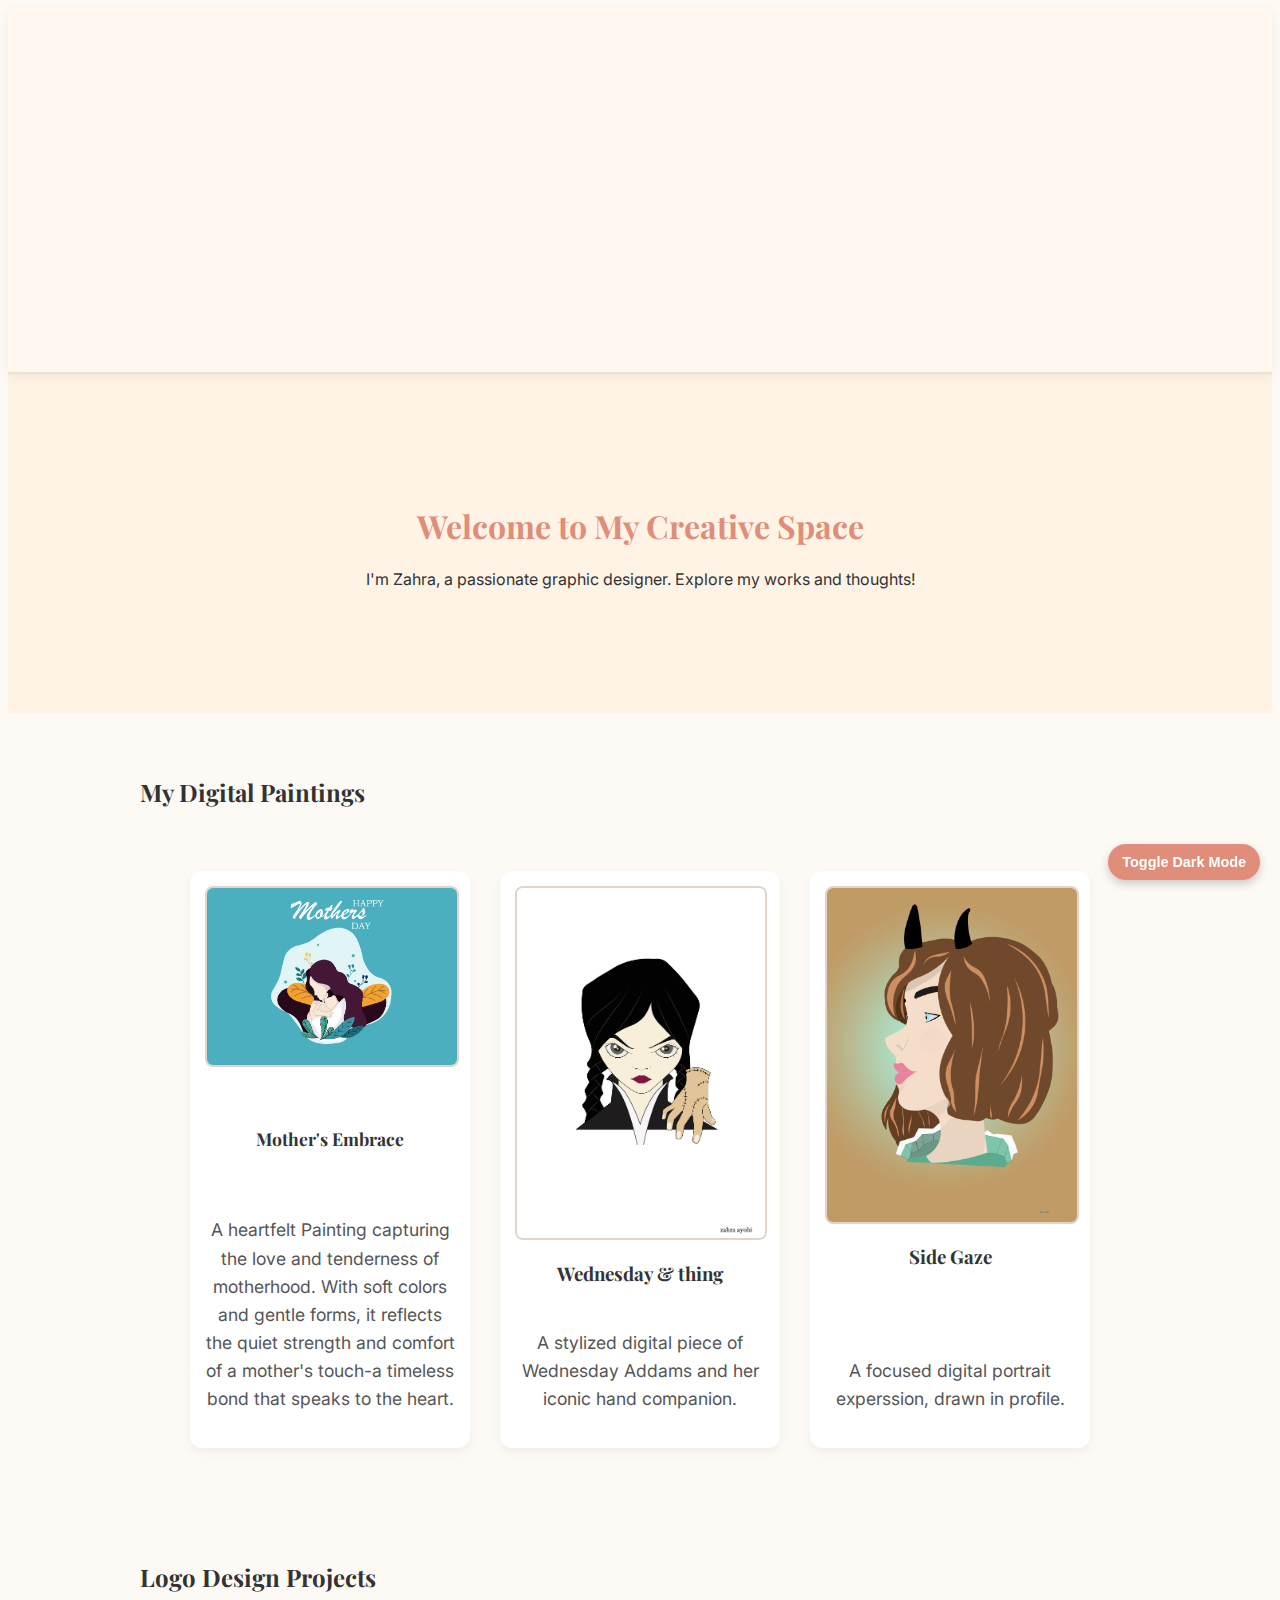
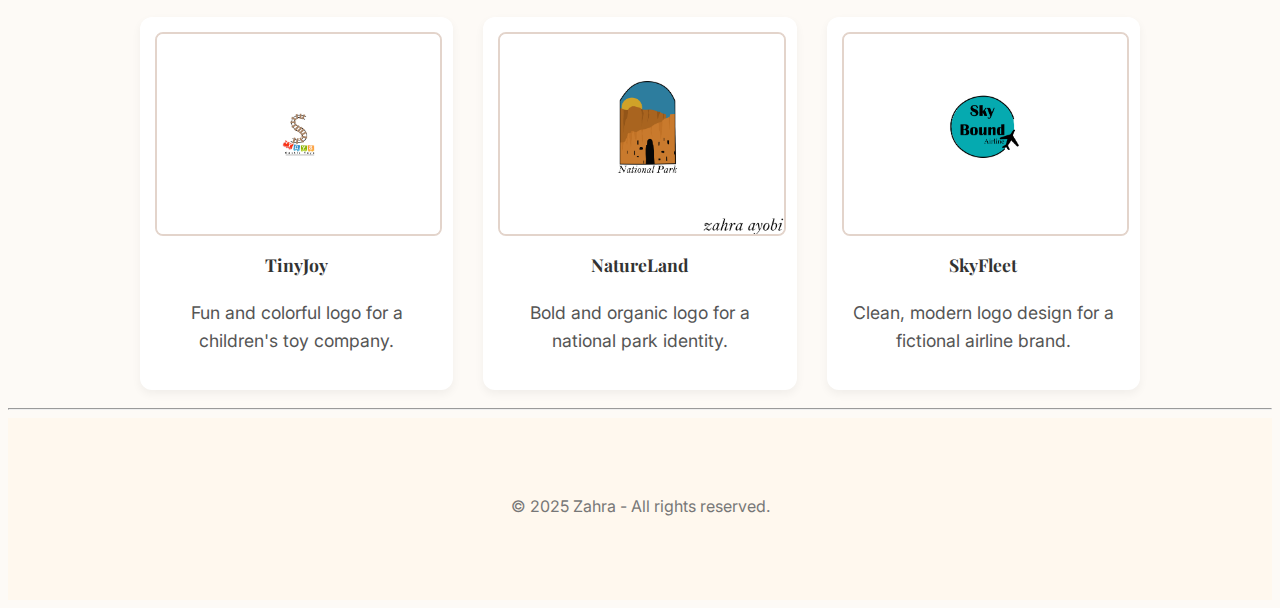
<file: index.html>
<!DOCTYPE html>
<html lang="en">
<head>
    <meta charset="UTF-8">
    <meta name="viewport" content="width=device-width, initial-scale=1.0">
    <title>Zahra | Home</title>
    <link rel="stylesheet" href="https://fonts.googleapis.com/css2?family=Inter&family=playfair+Display&display=swap"/>
    <link rel="stylesheet" href="css/style.css">
</head>
<body>
    <header>
        <section class="home-section">
            <div class="container">
                <h1 class="logo">Zahra Ayobi</h1>
                <nav>
                    <ul>
                        <li><a href="index.html">Home</a></li>
                        <li><a href="about.html">About me</a></li>
                        <li><a href="portfolio.html">Portfolio</a></li>
                        <li><a href="blog.html">Blog</a></li>
                        <li><a href="contact.html">Contact</a></li>
                    </ul>
                </nav>
            </div>
        </section>
    </header>
   <!--Hero section-->
    <main>
        <section class="hero">
            <div class="container">
                <h2 class="tagline">Welcome to My Creative Space</h2>
                <p>I'm Zahra, a passionate graphic designer. Explore my works and thoughts!</p>
            </div>
        </section>
       
        <!--Digital paintings section-->
           <section class="featured-work" id="digital-art">
            <div class="container">
              <h2>My Digital Paintings</h2>
             <div class="work-gallery container">
                <div class="work-card">
                    <img src="images/MOM.jpg" width="170px " height="150px" alt="Mother's Day Digital Painting"/>
                    <h4>Mother's Embrace</h4>
                    <p>A heartfelt Painting capturing the love and tenderness of motherhood. With soft colors and gentle forms, it reflects the quiet strength and comfort of a mother's touch-a timeless bond that speaks to the heart.</p>
                </div>
                <div class="work-card">
                    <img src="images/ونزدی [Recovered]-01.jpg" width="150px " height="200px" alt="Wednesday and hand">
                    <h3>Wednesday & thing</h3>
                    <p>A stylized digital piece of Wednesday Addams and her iconic hand companion.</p>
                </div>
                <div class="work-card">
                    <img src="images/سایه.jpg" width="170px " height="200px" alt="Girl Portrait">
                    <h3>Side Gaze</h3>
                    <p>A focused digital portrait experssion, drawn in profile.</p>
                </div>
             </div>
            </div>
        </section>
       
        <!--logo Design section-->
        <section class="featured-work" id="logo-design">
            <div class="container">
                <h2>Logo Design Projects</h2>
                <div class="work-gallery">
                    <div class="work-card">
                        <img src="images/TOYS.jpg" width="170px " height="170px" alt="Toy Brand Logo" />
                         <h4>TinyJoy</h4>
                         <p>Fun and colorful logo for a children's toy company.</p>
                    </div>
                    <div class="work-card">
                        <img src="images/park2.jpg" width="170px " height="170px" alt="National Park Logo"/>
                        <h4>NatureLand</h4>
                        <p>Bold and organic logo for a national park identity.</p>
                    </div>
                    <div class="work-card">
                        <img src="images/sky1.jpg" width="170px " height="170px"alt="Airline Logo"/>
                        <h4>SkyFleet</h4>
                        <p>Clean, modern logo design for a fictional airline brand.</p>
                    </div>
                </div>
            </div>
        </section>
    </main>
    <hr>
    <!--footer-->
    <footer>
        <div class="container">
            <p>© 2025 Zahra - All rights reserved.</p>
        </div>
    </footer>
    <button class="toggle-darkmode" onclick="document.body.classList.toggle('dark-mode')">Toggle Dark Mode</button>
<script>
    const toggleBtn = document.querySelector(".toggle-darkmode");
    toggleBtn?.addEventListener("click",()=> {
        document.body.classList.toggle("dark-mode");})
</script>
</body>
</html>
</file>
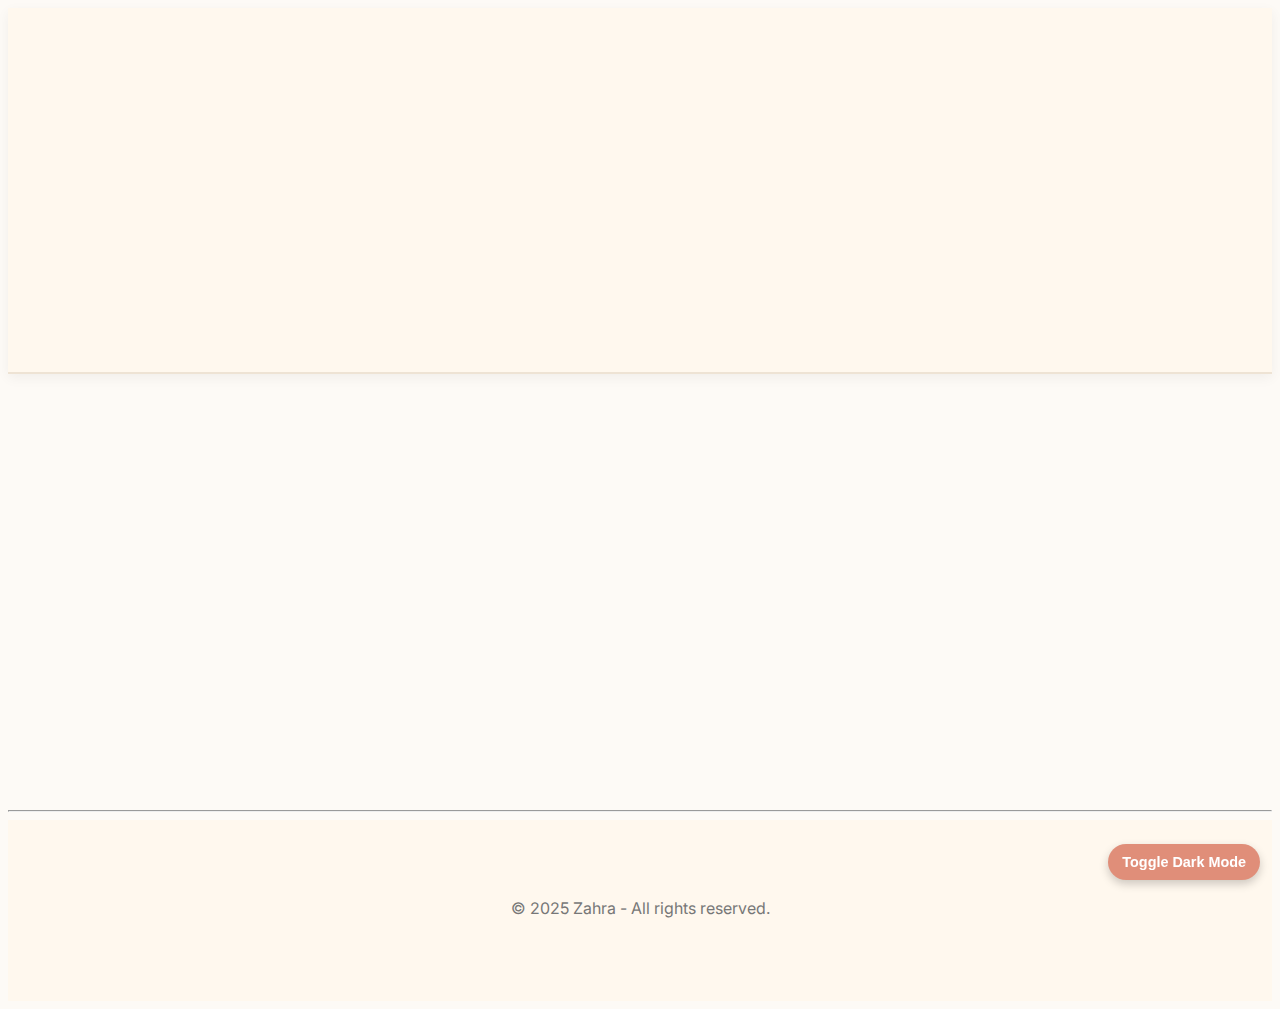
<file: about.html>
<!DOCTYPE html>
<html lang="en">
<head>
    <meta charset="UTF-8">
    <meta name="viewport" content="width=device-width, initial-scale=1.0">
    <title>Zahra | About</title>
    <link rel="stylesheet" href="https://fonts.googleapis.com/css2?family=Inter&family=playfair+Display&display=swap"/>
    <link rel="stylesheet" href="css/style.css">
</head>
<body>
    <header>
        <section class="about-section">
            <div class="container">
                <h1 class="logo">Zahra Ayobi</h1>
                <nav>
                    <ul>
                        <li><a href="index.html">Home</a></li>
                        <li><a href="about.html">About me</a></li>
                        <li><a href="portfolio.html">Portfolio</a></li>
                        <li><a href="blog.html">Blog</a></li>
                        <li><a href="contact.html">Contact</a></li>
                    </ul>
                </nav>
            </div>
        </section>
    </header>
    <main>
        <section class="about-section">
         <div class="container">
            <h2>About Me</h2>
            <p>I'm Zahra, a graphic designer with  a background in visual arts and a new passion for front-end development. I love blening creativity and structure, and I find joy in designing digital experiences that are both artistic and functional.</p>
            <p>My journey started with sketching and painting, digital, and evolved in to logo design, digital art, and now web design. I aim to keep learning, growing, and sharing my story through design.👩‍💻👩‍🏭</p>
         </div>
        </section>
    </main>
    <hr>
      <!--footer-->
      <footer>
        <div class="container">
            <p>© 2025 Zahra - All rights reserved.</p>
        </div>
    </footer>
    <button class="toggle-darkmode" onclick="document.body.classList.toggle('dark-mode')">Toggle Dark Mode</button>
    <script>
        const toggleBtn = document.querySelector(".toggle-darkmode");
        toggleBtn?.addEventListener("click",()=> {
            document.body.classList.toggle("dark-mode");})
    </script>
</body>
</html>
</file>
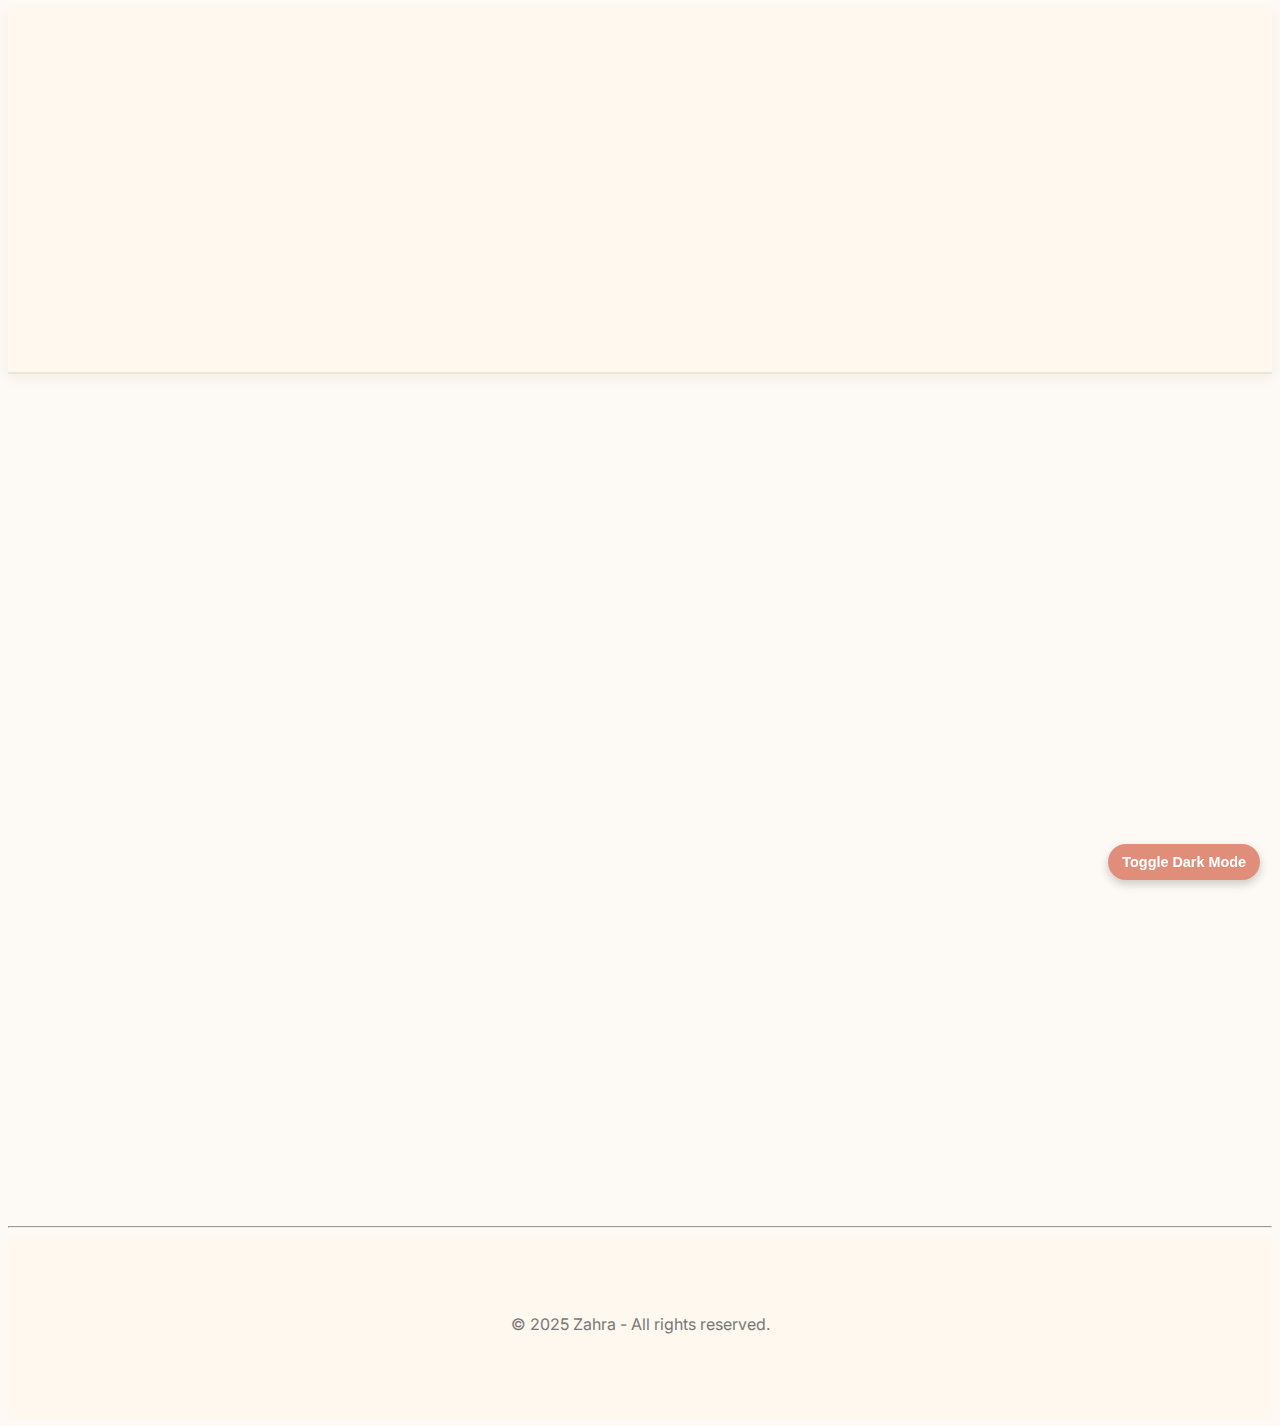
<file: blog.html>
<!DOCTYPE html>
<html lang="en">
<head>
    <meta charset="UTF-8">
    <meta name="viewport" content="width=device-width, initial-scale=1.0">
    <title>Zahra | Blog</title>
    <link rel="stylesheet" href="https://fonts.googleapis.com/css2?family=Inter&family=playfair+Display&display=swap"/>
    <link rel="stylesheet" href="css/style.css">
</head>
<body>
    <header>
        <section class="blog-section">
            <div class="container">
                <h1 class="logo">Zahra Ayobi</h1>
                <nav>
                    <ul>
                        <li><a href="index.html">Home</a></li>
                        <li><a href="about.html">About me</a></li>
                        <li><a href="portfolio.html">Portfolio</a></li>
                        <li><a href="blog.html">Blog</a></li>
                        <li><a href="contact.html">Contact</a></li>
                    </ul>
                </nav>
            </div>
        </section>
    </header>
    <main>
        <section class="blog-section">
           <div class="container">
            <h2>My Blog</h2>
            <p>Raflections, thoughts, and Creative tips form my design journey.</p>
           </div>

           <div class="blog-post">
            <h3>Designing with Purpose</h3>
            <p>Design is not just decoration. It's communication. In this post, I share how I give meaning to every visual decision.</p>
           </div>

             <div class="blog-post">
            <h3>From Pencil to Pixel</h3>
             <p>I started from traditional skatching and moved in to digital tools. Here's my journey and how each step shaped my vision.</p>
             </div>
             <div class="blog-post">
                <h3>Lessons form Digital illustration</h3>
                <p>From line work to final shading, each digital painting teaches me something new about color, balance, and storytelling.</p>
             </div>
        </section>
    </main>
    <hr>
       <!--footer-->
       <footer>
        <div class="container">
            <p>© 2025 Zahra - All rights reserved.</p>
        </div>
    </footer>
    <button class="toggle-darkmode" onclick="document.body.classList.toggle('dark-mode')">Toggle Dark Mode</button>
    <script>
        const toggleBtn = document.querySelector(".toggle-darkmode");
        toggleBtn?.addEventListener("click",()=> {
            document.body.classList.toggle("dark-mode");})
    </script>
</body>
</html>
</file>
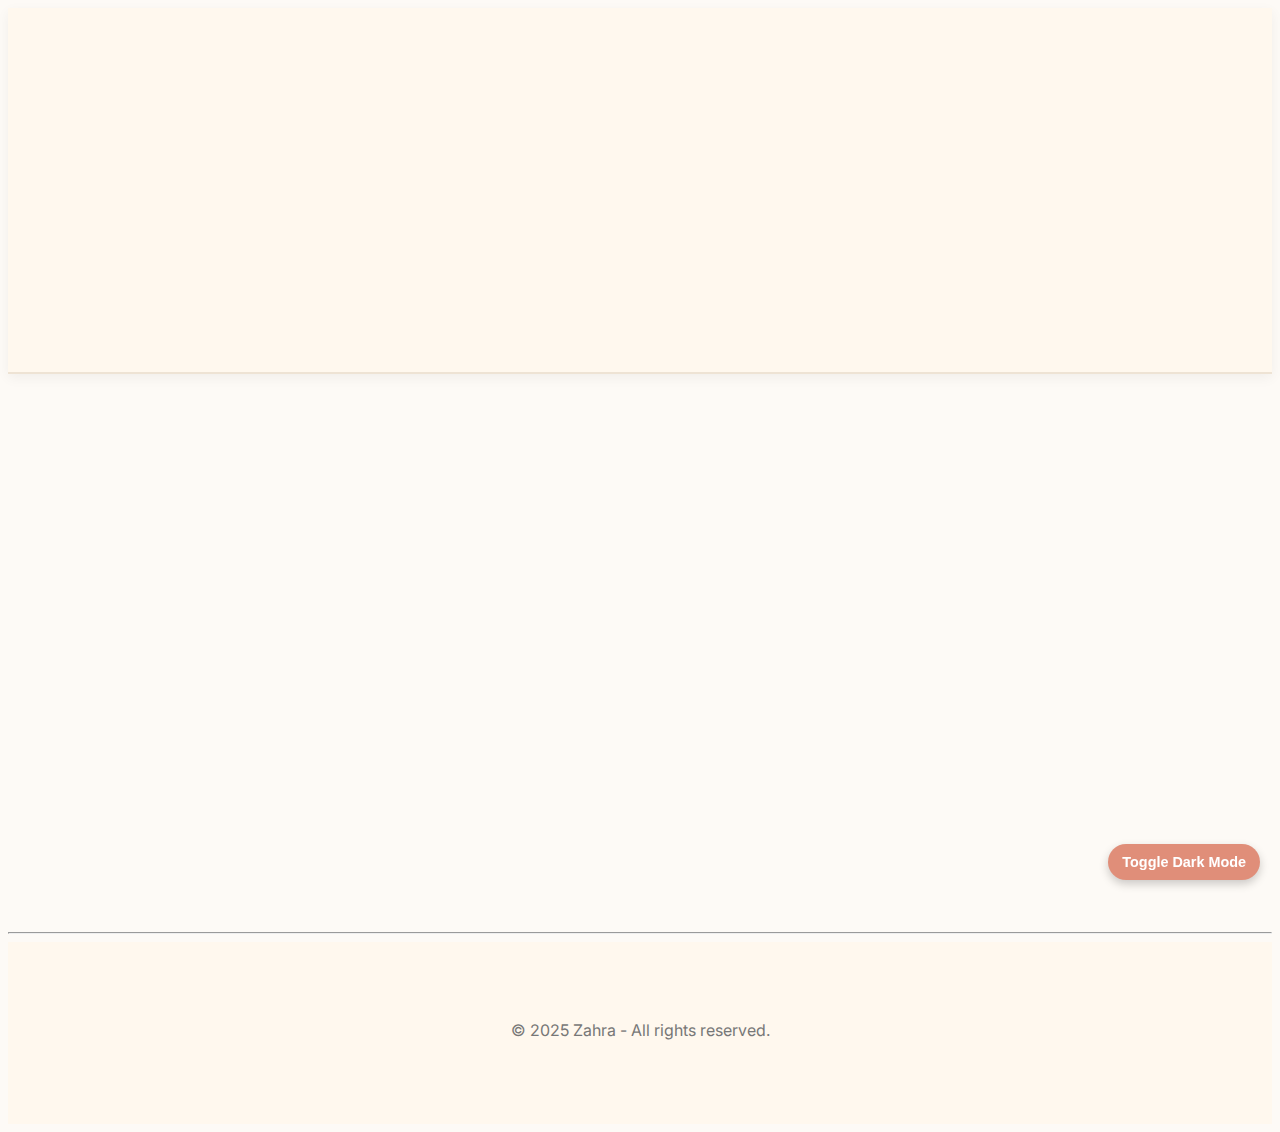
<file: contact.html>
<!DOCTYPE html>
<html lang="en">
<head>
    <meta charset="UTF-8">
    <meta name="viewport" content="width=device-width, initial-scale=1.0">
    <title>Zahra | Contact</title>
    <link rel="stylesheet" href="https://fonts.googleapis.com/css2?family=Inter&family=playfair+Display&display=swap"/>
    <link rel="stylesheet" href="css/style.css">
</head>
<body>
    <header>
        <section class="contact-section">
            <div class="container">
                <h1 class="logo">Zahra Ayobi</h1>
                <nav>
                    <ul>
                        <li><a href="index.html">Home</a></li>
                        <li><a href="about.html">About me</a></li>
                        <li><a href="portfolio.html">Portfolio</a></li>
                        <li><a href="blog.html">Blog</a></li>
                        <li><a href="contact.html">Contact</a></li>
                    </ul>
                </nav>
            </div>
        </section>
        
    </header>
    <main>
        <section class="contact-section">
            <div class="container">
              <h2>Contact Me</h2>
              <form>
                <input type="text" placeholder="Your Name" required />
                <input type="email" placeholder="Your Email"  required />
                <textarea placeholder="Your Message" rows="6"></textarea>
                <button type="submit">Send Message</button>
              </form>
            </div>
        </section>
    </main>
    <hr>
       <!--footer-->
       <footer>
        <div class="container">
            <p>© 2025 Zahra - All rights reserved.</p>
        </div>
    </footer>
    <button class="toggle-darkmode" onclick="document.body.classList.toggle('dark-mode')">Toggle Dark Mode</button>
    <script>
        const toggleBtn = document.querySelector(".toggle-darkmode");
        toggleBtn?.addEventListener("click",()=> {
            document.body.classList.toggle("dark-mode");})
    </script>
</body>
</html>
</file>
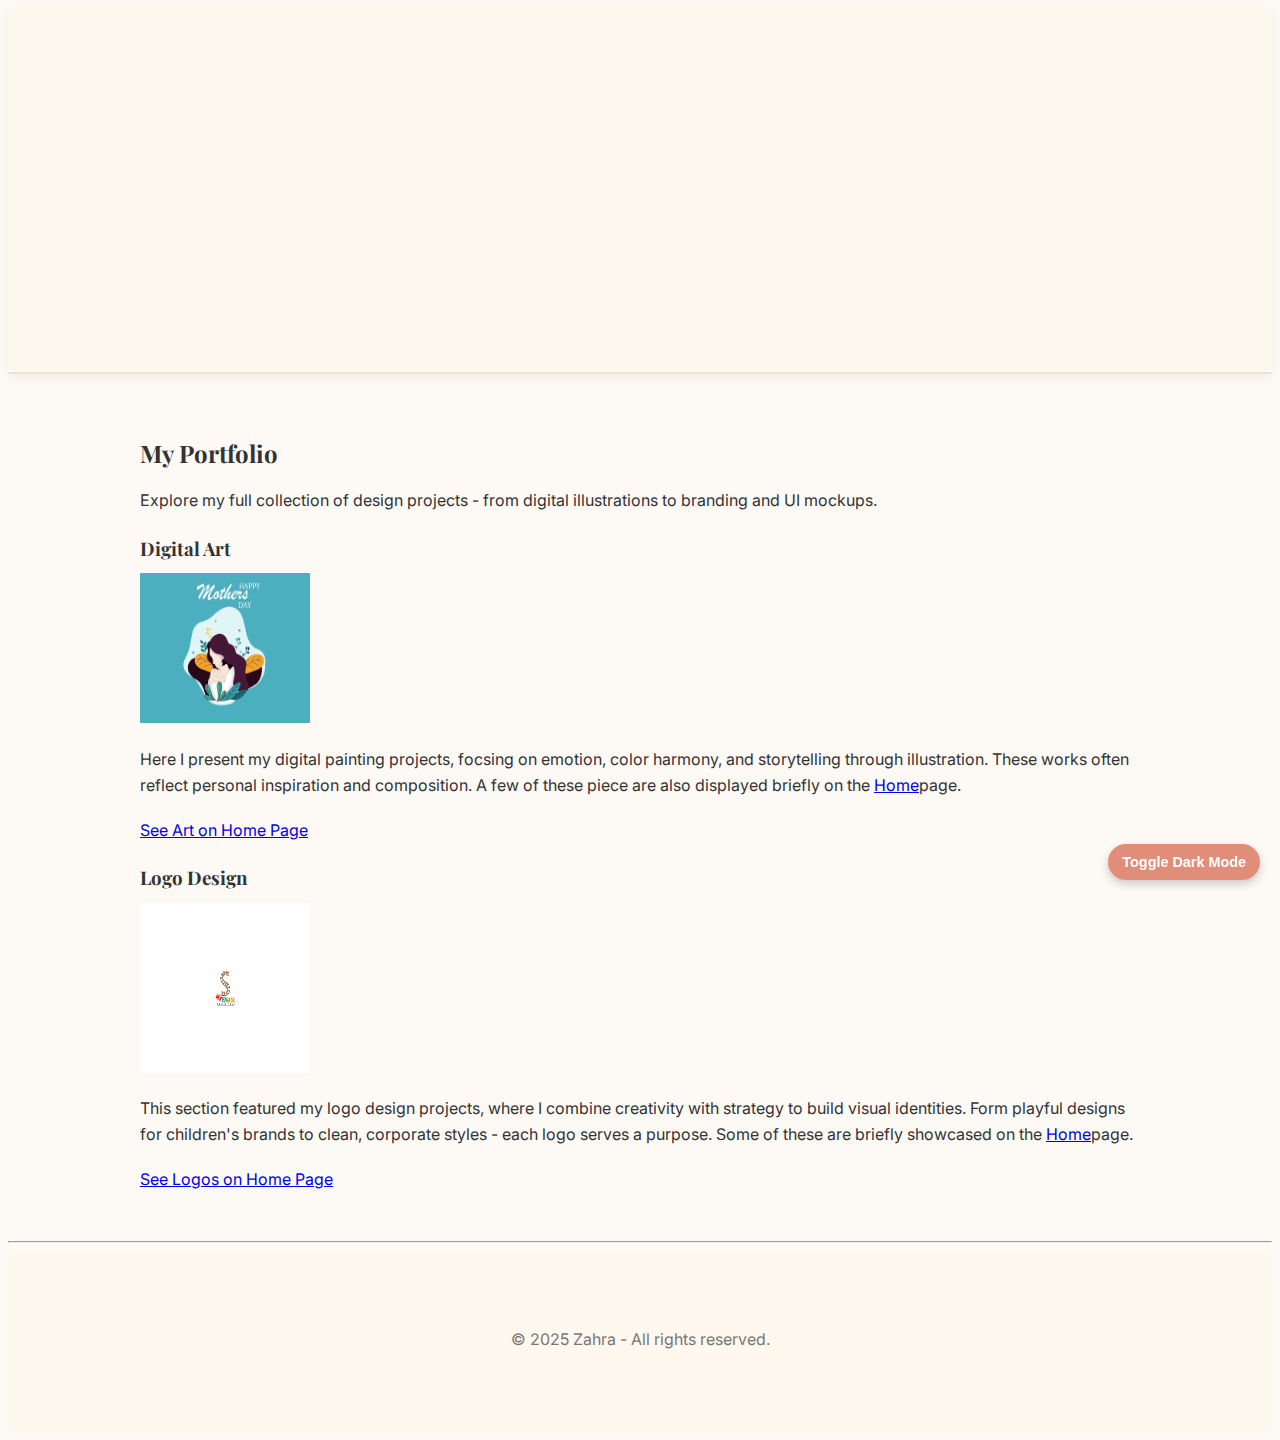
<file: portfolio.html>
<!DOCTYPE html>
<html lang="en">
<head>
    <meta charset="UTF-8">
    <meta name="viewport" content="width=device-width, initial-scale=1.0">
    <title>Zahra's Portfolio</title>
    <link rel="stylesheet" href="https://fonts.googleapis.com/css2?family=Inter&family=playfair+Display&display=swap"/>
    <link rel="stylesheet" href="css/style.css">
</head>
<body>
    <header>
        <section class="header-section">
            <div class="container">
                <h1 class="logo">Zahra Ayobi</h1>
                <nav>
                    <ul>
                        <li><a href="index.html">Home</a></li>
                        <li><a href="about.html">About me</a></li>
                        <li><a href="portfolio.html">Portfolio</a></li>
                        <li><a href="blog.html">Blog</a></li>
                        <li><a href="contact.html">Contact</a></li>
                    </ul>
                </nav>
            </div>
        </section>
    </header>

    <main>
        <section class="portfolio-section">
         <div class="container">
            <h2>My Portfolio</h2>
            <p>Explore my full collection of design projects - from digital illustrations to branding and UI mockups.</p>
             <!--Digital Art-->
             <section class="portfolio-category">
                <h3>Digital Art</h3>
                <img src="images/MOM.jpg" width="170px " height="150px" alt="Mother's Embrace Poster"/>
                <p>Here  I present my digital painting projects, focsing on emotion, color harmony, and storytelling through illustration. These works often reflect personal inspiration and composition. A few of these piece are also displayed briefly on the <a href="index.html#digital-art">Home</a>page.
                </p>
                 <a href="index.html#digital-art" class="btn">See Art on Home Page</a>
            </section>
            
            <!--logo Design-->
            <section class="portfolio-category">
                <h3>Logo Design</h3>
                <img src="images/TOYS.jpg" width="170px " height="170px" alt="Toy Brand Logo" />
                <p>This section featured my logo design projects, where I combine creativity with strategy to build visual identities. Form playful designs for children's brands to clean, corporate styles - each logo serves a purpose. Some of these are briefly showcased on the <a href="index.html#logo-design">Home</a>page.
                </p>
                <a href="index.html#logo-design" class="btn">See Logos on Home Page</a>
            </section>
         </div>
        </section>
    </main>
    <hr>
       <!--footer-->
       <footer>
        <div class="container">
            <p>© 2025 Zahra - All rights reserved.</p>
        </div>
    </footer>
    <button class="toggle-darkmode" onclick="document.body.classList.toggle('dark-mode')">Toggle Dark Mode</button>
    <script>
        const toggleBtn = document.querySelector(".toggle-darkmode");
        toggleBtn?.addEventListener("click",()=> {
            document.body.classList.toggle("dark-mode");})
    </script>
</body>
</html>
</file>
<file: css/style.css>
:root {
    --bg: #fdfaf6;
    --text: #333;
    --accent: #e08e79;
    --card-bg: #fff;
    --nav-bg: #fff8ee;
    --hero-bg: #fff3e6;
    --border: #eee3d4;
    --nav-hover-bg: #f3e4dc;
}
body.dark-mode {
    --bg: #1e1e1e;
    --text: #f0f0f0;
    --accent: #ffab91;
    --card-bg: #2a2a2a;
    --nav-bg: #2c2c2c;
    --hero-bg: #3a3a3a;
    --border: #444;
    --nav-hover-bg: #3f3f3f;
}

body {
    font-family: 'Inter', sans-serif;
    background-color: var(--bg);
    color: var(--text);
    line-height: 1.6;
    transition: all 0.3s ease;
}

.container {
    width: 90%;
    max-width: 1000px;
    margin: 0 auto;
    padding: 40px 0;
}

h1 .logo {
font-family: 'playfair Display', serif;
font-size: 2.2rem;
color: var(--text);
}

h2, h3, h4 {
    font-family: 'playfair Display', serif;
    color: var(--text);
    margin-bottom: 10px;
}

p {
margin-bottom: 20px;
font-size: 1rem;
}

/*Navigation*/
header {
    background-color: var(--nav-bg);
    border-bottom: 2px solid var(--border);
    box-shadow: 0 4px 12px rgba(0, 0, 0, 0.05);
    position: sticky;
    top: 0;
    z-index: 1000;
    animation: slideDown 0.6s ease-in-out;
}
@keyframes slideDown {
    form {
        transform: translateY(-100%);
        opacity: 0;
    }
    to {
        transform: translateY(0);
        opacity: 1;
    }
}

nav ul {
    display: flex;
    justify-content: center;
    gap: 24px;
    list-style: none;
    padding: 16px 0;
    margin: 0;
}
nav li {
    padding: 6px 12px;
    border-radius: 8px;
    transition: background-color 0.3s ease;
}
nav li:hover {
    background-color: var(--nav-hover-bg);
}
nav a {
    text-decoration: none;
    font-weight: 600;
    color: var(--text);
    padding-bottom: 2px;
    border-bottom: 2px solid var(--accent);
    transition: all 0.3s ease;
}
nav a:hover {
    color: var(--accent);
    border-bottom: 2px solid var(--accent);
}
/* Dark Mode Toggle Button */
.toggle-darkmode {
    position: fixed;
    bottom: 20px;
    right: 20px;
    padding: 10px 14px;
    background-color: var(--accent);
    color: #fff;
    border-radius: 30px;
    font-size: 0.9rem;
    cursor: pointer;
    box-shadow: 0 4px 10px rgba(0, 0, 0, 0.2);
    z-index: 9999;
    transition: background-color 0.3s;
}
.toggle-darkmode:hover {
    background-color: #cf7965;
}

/*Hero*/
.hero {
    background-color: var(--hero-bg);
    text-align: center;
    padding: 60px 0;
}

.tagline {
    font-size: 2rem;
    color: var(--accent);
    margin-bottom: 10px;
}
/* Animated Sections for About, Portfolio, Blog, Home, contact */
.blog-section, .about-section,.header-section {
    background-color: var(--card-bg);
    border-left: 5px solid var(--accent);
    padding: 40px;
    border-radius: 12px;
    box-shadow: 0 4px 16px rgba(0, 0, 0, 0.05);
    margin-bottom: 40px;
    animation: fadeInUp 0.8s ease forwards;
    opacity: 0;
}
.home-section, .contact-section, .portfolio-saction {
    background-color: var(--card-bg);
    border-left: 5px solid var(--accent);
    padding: 40px;
    border-radius: 12px;
    box-shadow: 0 4px 16px rgba(0, 0, 0, 0.05);
    margin-bottom: 40px;
    animation: fadeInUp 0.8s ease forwards;
    opacity: 0;
}
@keyframes fadeInUp {
    form { opacity: 0; transform: translateY(30px); }
    to {
        opacity: 1; transform: translateY(0);}
}
.about-section p, .portfolio-saction p, .blog-section p {
font-size: 1.05rem;
color: var(--text);
line-height: 1.8;
}

.portfolio-saction ul {
    list-style-type: disc;
    padding-left: 20px;
    color: var(--text);
    margin-top: 15px;
    }
/*work gallery*/
.work-gallery {
    display: grid;
    grid-template-columns: repeat(auto-fit, minmax(250px, 1fr));
    gap: 30px;
    margin-top: 20px;
    align-items: stretch;
}
.work-card {
    background: var(--card-bg);
    padding: 15px;
    border-radius: 12px;
    box-shadow: 0 4px 10px rgba(0, 0, 0, 0.05);
    transition: transform 0.3s ease, box-shadow 0.3s ease;
    text-align: center;
    height: 100%;
    display: flex;
    flex-direction: column;
    justify-content: space-between;
}
.work-card:hover {
    transform: translateY(-5px);
    box-shadow: 0 8px 18px rgba(0, 0, 0, 0.1);
}

.work-card img {
    display: block;
    margin: 0 auto;
    border: 2px solid #e3d4cb;
    border-radius: 8px;
    width: auto;
    height: auto;
    max-width: 100%;
    max-height: 350px;
    background-color: #fff;
}
.work-card h4 {
    font-size: 1.1rem;
    margin-bottom: 5px;
    margin-top: auto;
    }
.work-card p {
    margin-top: auto;
    font-size: 1.1rem;
    color: #555;
}

/*Blog Posts*/
.blog-post {
    background-color: var(--card-bg);
    padding: 20px;
    margin-bottom: 20px;
    border-radius: 10px;
    box-shadow: 0 4px 10px rgba(0, 0, 0, 0.05);
    animation: fadeInUp 0.8s ease forwards;
    opacity: 0;
}

/*Contact Form*/
form {
    display: flex;
    flex-direction: column;
    gap: 15px;
    max-width: 500px;
}

input, textarea {
    padding: 12px;
    border: 1px solid #ccc;
    border-radius: 8px;
    font-family: inherit;
    background-color: var(--card-bg);
    color: var(--text);
}

button {
    padding: 12px;
    border: none;
    background-color: var(--accent);
    color: white;
    font-weight: bold;
    border-radius: 8px;
    cursor: pointer;
    transition: background-color 0.3s;
}

button:hover {
    background-color: #777;
}

/* Footer */
footer {
    background-color: var(--nav-bg);
    text-align: center;
    padding: 20px 0;
    font-size: 0.9rem;
    color: #777;
}

/* Responsive */
@media (max-width: 60px) {
    h1.logo {
        font-size: 0.9rem;
    }
    nav ul {
        flex-direction: column;
        align-items: center;
    }
}
</file>
